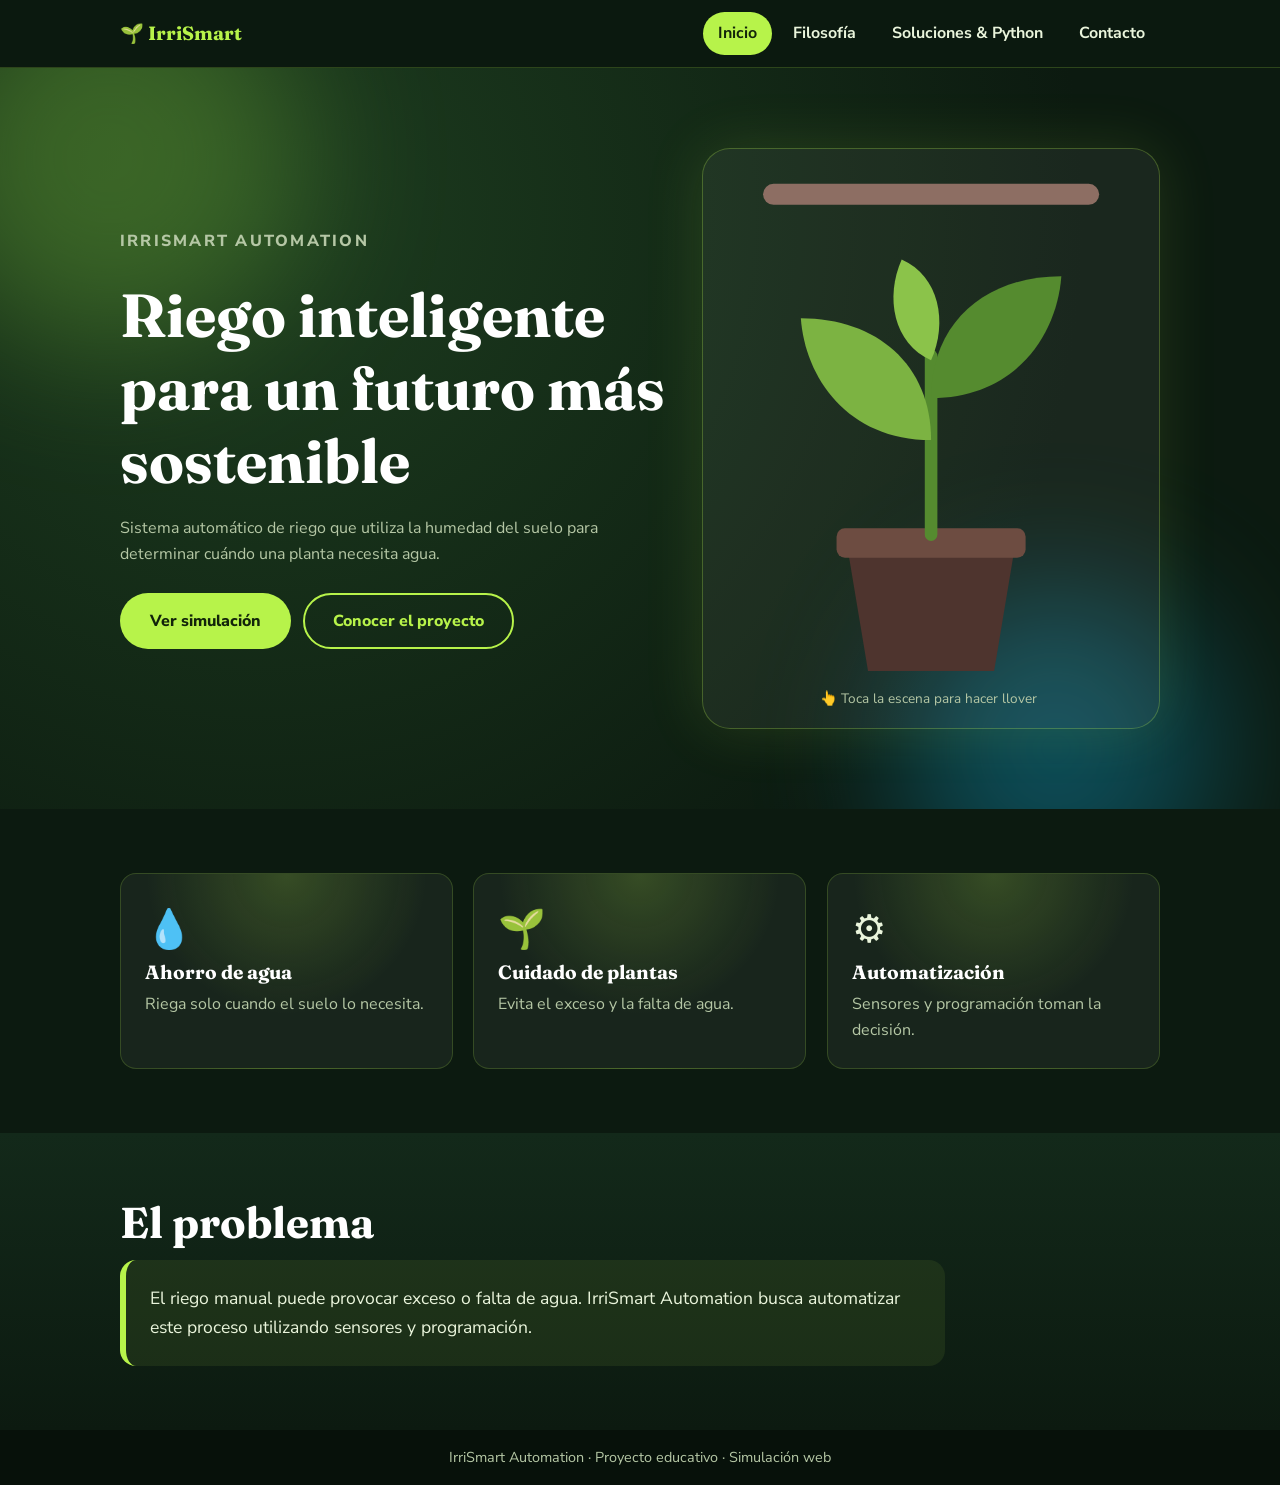
<file: index.html>
<!DOCTYPE html>
<html lang="es">
<head>
<meta charset="UTF-8">
<meta name="viewport" content="width=device-width, initial-scale=1">
<title>Regador Automático | IrriSmart Automation</title>
<meta name="description" content="Simulación educativa de un sistema automático de riego con sensor de humedad y Python.">
<link rel="preconnect" href="https://fonts.googleapis.com">
<link href="https://fonts.googleapis.com/css2?family=Fraunces:wght@600;700&family=Nunito+Sans:wght@400;600;700;800&display=swap" rel="stylesheet">
<link rel="stylesheet" href="style.css">
</head>
<body>

<!-- Símbolo SVG de la planta, reutilizado en el inicio y en el dashboard -->
<svg width="0" height="0" style="position:absolute" aria-hidden="true">
 <symbol id="planta" viewBox="0 0 200 240">
  <path d="M60 170h80l-10 60H70z" fill="#4E342E"/><rect x="55" y="162" width="90" height="14" rx="4" fill="#6D4C41"/>
  <path d="M100 165V80" stroke="#558B2F" stroke-width="6" stroke-linecap="round"/>
  <path class="hoja izq" d="M100 120C60 120 40 90 38 62c36 0 62 22 62 58z" fill="#7CB342"/>
  <path class="hoja der" d="M100 100c40 0 60-30 62-58-36 0-62 22-62 58z" fill="#558B2F"/>
  <path class="hoja" d="M100 82c-18-8-22-30-14-48 18 8 22 30 14 48z" fill="#8BC34A"/>
 </symbol>
</svg>

<header class="nav">
 <div class="wrap">
  <span class="logo">🌱 IrriSmart</span>
  <ul class="menu" role="tablist">
   <li><button data-tab="inicio">Inicio</button></li>
   <li><button data-tab="filosofia">Filosofía</button></li>
   <li><button data-tab="soluciones">Soluciones &amp; Python</button></li>
   <li><button data-tab="contacto">Contacto</button></li>
  </ul>
 </div>
</header>

<main>
<!-- ============ 1. INICIO ============ -->
<section id="inicio" class="tab">
 <div class="hero"><span class="blob b1"></span><span class="blob b2"></span><div id="burbujas"></div><div class="wrap">
  <div>
   <p class="marca">IRRISMART AUTOMATION</p>
   <h1>Riego inteligente para un futuro más sostenible</h1>
   <p>Sistema automático de riego que utiliza la humedad del suelo para determinar cuándo una planta necesita agua.</p>
   <button class="btn btn-solido" data-goto="soluciones" data-scroll="simulacion">Ver simulación</button>
   <button class="btn btn-borde" data-goto="filosofia">Conocer el proyecto</button>
  </div>
  <div class="escena" id="escenaHero" title="Haz clic para hacer llover">
   <svg viewBox="0 0 200 240" role="img" aria-label="Planta con gotas de agua">
    <rect x="20" y="8" width="160" height="10" rx="5" fill="#8D6E63"/>
    <circle class="gota" cx="70" cy="30" r="5"/><circle class="gota" cx="100" cy="30" r="5" style="animation-delay:.5s"/><circle class="gota" cx="130" cy="30" r="5" style="animation-delay:.9s"/>
    <use href="#planta" y="10"/>
   </svg>
   <p class="pista-click">👆 Toca la escena para hacer llover</p>
  </div>
 </div></div>

 <div class="bloque"><div class="wrap">
  <div class="rejilla">
   <article class="tarjeta"><div class="ico">💧</div><h3>Ahorro de agua</h3><p>Riega solo cuando el suelo lo necesita.</p></article>
   <article class="tarjeta"><div class="ico">🌱</div><h3>Cuidado de plantas</h3><p>Evita el exceso y la falta de agua.</p></article>
   <article class="tarjeta"><div class="ico">⚙️</div><h3>Automatización</h3><p>Sensores y programación toman la decisión.</p></article>
  </div>
 </div></div>

 <div class="bloque gris"><div class="wrap">
  <h2>El problema</h2>
  <p class="problema">El riego manual puede provocar exceso o falta de agua. IrriSmart Automation busca automatizar este proceso utilizando sensores y programación.</p>
 </div></div>
</section>

<!-- ============ 2. FILOSOFÍA ============ -->
<section id="filosofia" class="tab">
 <div class="bloque"><div class="wrap">
  <h2>Quiénes somos</h2>
  <div class="rejilla">
   <article class="tarjeta"><h3>🎯 Misión</h3><p>Desarrollar soluciones tecnológicas que permitan automatizar el riego de plantas, promoviendo un uso más eficiente del agua y el cuidado responsable de los recursos naturales.</p></article>
   <article class="tarjeta"><h3>🔭 Visión</h3><p>Ser un proyecto educativo que demuestre cómo la tecnología y la programación pueden utilizarse para crear soluciones sostenibles para la agricultura y el hogar.</p></article>
  </div>
  <h3 style="margin-top:2rem">Valores</h3>
  <ul class="valores"><li>Innovación</li><li>Responsabilidad</li><li>Sostenibilidad</li><li>Trabajo en equipo</li><li>Conciencia ambiental</li></ul>
 </div></div>

 <div class="bloque gris"><div class="wrap">
  <h2>Impacto sociocultural</h2>
  <p class="intro">Un sistema de riego automático puede aportar a la comunidad de varias maneras:</p>
  <div class="rejilla">
   <article class="tarjeta"><h3>Menos desperdicio</h3><p>Al regar solo cuando la humedad es baja, se evita gastar agua de más.</p></article>
   <article class="tarjeta"><h3>Cuidado más fácil</h3><p>Ayuda a mantener las plantas aunque no se pueda regar todos los días.</p></article>
   <article class="tarjeta"><h3>Automatización agrícola</h3><p>Introduce a estudiantes en ideas que también se usan en la agricultura.</p></article>
   <article class="tarjeta"><h3>Tecnología cotidiana</h3><p>Muestra cómo la programación puede resolver problemas del día a día.</p></article>
  </div>
 </div></div>

 <div class="bloque"><div class="wrap equipo">
  <h2>Nuestro equipo</h2>
  <p class="intro">Haz clic sobre un nombre o rol para editarlo.</p>
  <div class="rejilla">
   <article class="tarjeta"><div class="avatar">👩‍🔬</div><h3 contenteditable="true">Nombre Integrante 1</h3><p contenteditable="true">Rol: Programación</p></article>
   <article class="tarjeta"><div class="avatar">👨‍💻</div><h3 contenteditable="true">Nombre Integrante 2</h3><p contenteditable="true">Rol: Electrónica</p></article>
   <article class="tarjeta"><div class="avatar">🧑‍🌾</div><h3 contenteditable="true">Nombre Integrante 3</h3><p contenteditable="true">Rol: Investigación</p></article>
   <article class="tarjeta"><div class="avatar">🧑‍🎨</div><h3 contenteditable="true">Nombre Integrante 4</h3><p contenteditable="true">Rol: Diseño</p></article>
  </div>
 </div></div>
</section>

<!-- ============ 3. SOLUCIONES & PYTHON ============ -->
<section id="soluciones" class="tab">
 <div class="bloque"><div class="wrap">
  <h2>Cómo funciona</h2>
  <ol class="pasos">
   <li>El <b>sensor de humedad</b> mide la humedad del suelo.</li>
   <li><b>Python</b> recibe y procesa el valor.</li>
   <li>El sistema compara la humedad con un <b>nivel mínimo</b> (umbral).</li>
   <li>Si la humedad es demasiado baja, se <b>activa el riego</b>.</li>
   <li>Si la humedad es suficiente, la bomba <b>permanece apagada</b>.</li>
  </ol>
  <h3 style="margin:2rem 0 .8rem">Componentes</h3>
  <ul class="valores"><li>Sensor de humedad</li><li>Bomba de agua</li><li>Electroválvula</li><li>Depósito de agua</li><li>Manguera/gotero</li><li>Controlador</li><li>Planta</li></ul>
  <div class="scroll" style="margin-top:1.4rem"><table>
   <thead><tr><th>COMPONENTE</th><th>FUNCIÓN</th></tr></thead>
   <tbody>
    <tr><td>Sensor de humedad</td><td>Detecta la humedad del suelo.</td></tr>
    <tr><td>Bomba de agua</td><td>Transporta el agua hacia la planta.</td></tr>
    <tr><td>Electroválvula</td><td>Controla el paso del agua.</td></tr>
    <tr><td>Programador</td><td>Define cuándo debe funcionar el sistema.</td></tr>
    <tr><td>Controlador</td><td>Procesa los datos y controla el sistema.</td></tr>
   </tbody></table></div>
 </div></div>

 <div class="bloque gris" id="simulacion"><div class="wrap">
  <h2>Dashboard interactivo</h2>
  <div class="aviso"><b>Esto es una simulación web.</b> Los valores los mueves tú con los controles; no provienen de un sensor real. El <b>prototipo físico</b> es un montaje aparte con componentes electrónicos.</div>
  <div class="dash">
   <div class="panel">
    <p class="dato">Humedad del suelo: <strong id="valHumedad">45 %</strong></p>
    <p class="dato">Umbral de riego: <strong id="valUmbral">40 %</strong></p>
    <span id="estado" class="estado off" role="status">🔴 RIEGO DESACTIVADO</span>
    <div class="medidores">
     <svg class="gauge" viewBox="0 0 120 120" role="img" aria-label="Medidor de humedad">
      <circle class="pista" cx="60" cy="60" r="50"/>
      <circle id="anillo" class="anillo" cx="60" cy="60" r="50" transform="rotate(-90 60 60)" stroke-dasharray="314.16"/>
      <line id="marcaUmbral" x1="60" y1="2" x2="60" y2="18"/>
      <text id="gaugeTxt" x="60" y="68" text-anchor="middle">45%</text>
     </svg>
     <div class="historia"><small>Historial de humedad (línea punteada = umbral)</small>
      <svg viewBox="0 0 200 50" preserveAspectRatio="none" aria-hidden="true"><line id="lineaUmbral" x1="0" x2="200"/><polyline id="lineaHist" points=""/></svg>
     </div>
    </div>
    <div class="presets"><button class="chip" data-h="10">🏜️ Sequía</button><button class="chip" data-h="50">🌤️ Normal</button><button class="chip" data-h="90">🌧️ Lluvia</button></div>
    <label for="humedad">Humedad del suelo</label>
    <input type="range" id="humedad" min="0" max="100" value="45">
    <label for="umbral">Umbral de riego</label>
    <input type="range" id="umbral" min="0" max="100" value="40">
    <p class="reglaTxt">SI humedad &lt; umbral → activar riego<br>SI humedad &gt;= umbral → desactivar riego</p>
    <p style="margin-top:14px"><button class="btn btn-tierra" id="btnSimular">Simular riego</button></p>
   </div>
   <div class="panel simbox">
    <svg id="escenaSim" viewBox="0 0 200 240" role="img" aria-label="Planta y flujo de agua simulado">
     <rect class="tubo" x="20" y="6" width="100" height="10" rx="5"/><rect class="tubo" x="112" y="6" width="10" height="20" rx="4"/>
     <line class="agua" x1="117" y1="26" x2="117" y2="100"/>
     <circle class="gota" cx="117" cy="30" r="5"/><circle class="gota" cx="117" cy="30" r="5"/><circle class="gota" cx="117" cy="30" r="5"/>
     <g id="plantaSim"><use href="#planta" y="10"/></g>
    </svg>
   </div>
  </div>

  <h3 style="margin:2rem 0 .8rem">Programación horaria (editable)</h3>
  <div class="scroll"><table>
   <thead><tr><th>Hora</th><th>Estado</th></tr></thead>
   <tbody id="horarios">
    <tr><td><input type="time" value="07:00" aria-label="Hora 1"></td><td><input type="text" value="Riego" aria-label="Estado 1"></td></tr>
    <tr><td><input type="time" value="12:00" aria-label="Hora 2"></td><td><input type="text" value="Revisión" aria-label="Estado 2"></td></tr>
    <tr><td><input type="time" value="18:00" aria-label="Hora 3"></td><td><input type="text" value="Riego" aria-label="Estado 3"></td></tr>
   </tbody></table></div>
 </div></div>

 <div class="bloque"><div class="wrap">
  <h2>Código Python</h2>
  <p class="intro">Programación orientada a objetos: cada parte del sistema es una clase. La versión completa (con Flask) está en <code>app.py</code>.</p>
<pre><code><span class="kw">class</span> SensorHumedad:
    <span class="cm">"""Simula el sensor: devuelve la humedad (0-100 %)."""</span>
    <span class="kw">def</span> __init__(self, humedad_inicial=50):
        self.humedad = humedad_inicial
    <span class="kw">def</span> leer(self):
        <span class="kw">return</span> self.humedad

<span class="kw">class</span> ElectroValvula:
    <span class="cm">"""Deja pasar o corta el agua."""</span>
    <span class="kw">def</span> __init__(self):
        self.abierta = False
    <span class="kw">def</span> abrir(self):  self.abierta = True
    <span class="kw">def</span> cerrar(self): self.abierta = False

<span class="kw">class</span> ProgramadorHorario:
    <span class="cm">"""Guarda las horas y la acción de cada una."""</span>
    <span class="kw">def</span> __init__(self):
        self.horarios = {"07:00": "Riego", "12:00": "Revision", "18:00": "Riego"}
    <span class="kw">def</span> accion_a(self, hora):
        <span class="kw">return</span> self.horarios.get(hora, "Sin accion")

<span class="kw">class</span> SistemaRiego:
    <span class="cm">"""Controlador: compara humedad y umbral y decide."""</span>
    <span class="kw">def</span> __init__(self, sensor, valvula, programador, umbral=40):
        self.sensor, self.valvula = sensor, valvula
        self.programador, self.umbral = programador, umbral
    <span class="kw">def</span> evaluar(self):
        humedad = self.sensor.leer()
        <span class="kw">if</span> humedad &lt; self.umbral:   <span class="cm"># suelo seco</span>
            self.valvula.abrir()
        <span class="kw">else</span>:                       <span class="cm"># humedad suficiente</span>
            self.valvula.cerrar()
        <span class="kw">return</span> {"humedad": humedad, "umbral": self.umbral,
                "riego_activo": self.valvula.abierta}</code></pre>
  <div class="rejilla" style="margin-top:1.4rem">
   <article class="tarjeta"><h3>SensorHumedad</h3><p>Entrega el valor de humedad. Aquí es simulado.</p></article>
   <article class="tarjeta"><h3>ElectroValvula</h3><p>Guarda si el agua puede pasar (abierta) o no (cerrada).</p></article>
   <article class="tarjeta"><h3>ProgramadorHorario</h3><p>Define las horas de riego y revisión.</p></article>
   <article class="tarjeta"><h3>SistemaRiego</h3><p>Es el controlador: aplica la regla humedad &lt; umbral.</p></article>
  </div>
 </div></div>
</section>

<!-- ============ 4. CONTACTO ============ -->
<section id="contacto" class="tab">
 <div class="bloque"><div class="wrap">
  <h2>Contacto</h2>
  <form id="formContacto">
   <label for="nombre">Nombre</label><input id="nombre" name="nombre" required>
   <label for="correo">Correo</label><input id="correo" name="correo" type="email" required>
   <label for="mensaje">Mensaje</label><textarea id="mensaje" name="mensaje" rows="4" required></textarea>
   <button class="btn btn-solido" type="submit">Enviar mensaje</button>
   <p id="msgForm" role="status"></p>
  </form>
 </div></div>

 <div class="bloque gris"><div class="wrap">
  <h2>Preguntas frecuentes</h2>
  <details><summary>¿Qué problema busca resolver IrriSmart?</summary><p>El riego manual puede dar demasiada o muy poca agua. IrriSmart automatiza la decisión usando un sensor y programación.</p></details>
  <details><summary>¿Cómo detecta cuándo una planta necesita agua?</summary><p>Mide la humedad del suelo y la compara con un umbral mínimo. Si está por debajo, indica que hay que regar.</p></details>
  <details><summary>¿Qué función cumple el sensor?</summary><p>Detecta la humedad del suelo y entrega ese dato al controlador.</p></details>
  <details><summary>¿Qué hace Python?</summary><p>Procesa el valor del sensor, aplica la regla de comparación y decide si abrir o cerrar la electroválvula.</p></details>
  <details><summary>¿Cómo ayuda a ahorrar agua?</summary><p>Al regar solo cuando el suelo está seco, evita riegos innecesarios. La página lo muestra como simulación; no presenta mediciones reales de ahorro.</p></details>
 </div></div>

 <div class="gracias"><h2>Gracias por visitar nuestro proyecto de Feria Científica.</h2></div>
</section>
</main>

<footer>IrriSmart Automation · Proyecto educativo · Simulación web</footer>
<script src="script.js"></script>
</body>
</html>
</file>
<file: style.css>
/* IrriSmart Automation - tema "naturaleza + tecnología": bosque nocturno, lima neón, agua y tierra. */
:root{--noche:#0C1A10;--panel:#13291A;--olivo:#558B2F;--lima:#B7F34A;--agua:#38D5F5;--tierra:#4E342E;--texto:#EAF5DC;--suave:#B5C7A5;--radio:16px}
*{box-sizing:border-box;margin:0}
html{scroll-behavior:smooth}
body{font-family:"Nunito Sans",system-ui,sans-serif;color:var(--texto);background:var(--noche);line-height:1.65;padding-top:68px;overflow-x:hidden}
h1,h2,h3{font-family:"Fraunces",Georgia,serif;line-height:1.2;color:#fff}
h2{font-size:clamp(1.8rem,4.5vw,2.7rem);margin-bottom:.7rem}
h3{font-size:1.2rem;margin-bottom:.4rem}
a{color:var(--lima)}
:focus-visible{outline:3px solid var(--agua);outline-offset:2px}
.wrap{max-width:1080px;margin:auto;padding:0 20px;position:relative}
.bloque{padding:64px 0}
.gris{background:linear-gradient(180deg,var(--panel),var(--noche))}
.intro{max-width:62ch;margin-bottom:1.6rem;color:var(--suave)}

/* Navegación fija */
.nav{position:fixed;inset:0 0 auto 0;height:68px;background:#0c1a10cc;backdrop-filter:blur(12px);border-bottom:1px solid #b7f34a33;z-index:10}
.nav .wrap{display:flex;align-items:center;justify-content:space-between;height:100%}
.logo{color:var(--lima);font-family:"Fraunces",serif;font-weight:700;font-size:1.2rem}
.menu{display:flex;gap:6px;list-style:none;padding:0}
.menu button{background:none;border:0;color:var(--texto);font:inherit;font-weight:700;padding:8px 15px;border-radius:99px;cursor:pointer;transition:background .2s,color .2s}
.menu button:hover{background:#b7f34a26}
.menu button[aria-current=page]{background:var(--lima);color:#12240a}

/* Pestañas */
.tab{display:none}
.tab.activa{display:block;animation:entrada .4s ease}
@keyframes entrada{from{opacity:0}to{opacity:1}}

/* Revelado al hacer scroll (usa translate para no chocar con el efecto 3D) */
.rev{opacity:0;translate:0 26px;transition:opacity .6s var(--d,0s),translate .6s var(--d,0s)}
.rev.vis{opacity:1;translate:0 0}

/* Botones */
.btn,.chip{position:relative;overflow:hidden;border:2px solid transparent;border-radius:99px;font:inherit;font-weight:800;cursor:pointer;transition:transform .2s,box-shadow .2s}
.btn{padding:13px 28px}
.btn:hover{transform:translateY(-3px) scale(1.03);box-shadow:0 8px 24px #b7f34a55}
.btn:disabled{opacity:.6;cursor:wait;transform:none}
.btn-solido{background:var(--lima);color:#12240a}
.btn-borde{background:transparent;border-color:var(--lima);color:var(--lima)}
.btn-tierra{background:linear-gradient(135deg,var(--agua),#6EE7B7);color:#062a33}
.onda{position:absolute;width:10px;height:10px;margin:-5px;border-radius:50%;background:#ffffff99;animation:onda .6s ease-out forwards;pointer-events:none}
@keyframes onda{to{transform:scale(28);opacity:0}}

/* Hero */
.hero{position:relative;overflow:hidden;background:radial-gradient(circle at 20% 20%,#1d3d1f,var(--noche) 70%);padding:80px 0}
.blob{position:absolute;border-radius:50%;filter:blur(70px);opacity:.55;transition:translate .4s ease-out}
.b1{width:380px;height:380px;background:var(--olivo);top:-100px;left:-80px}
.b2{width:320px;height:320px;background:#0E7490;bottom:-100px;right:5%}
#burbujas span{position:absolute;bottom:-30px;border-radius:50%;border:1px solid #38d5f588;background:#38d5f51f;animation:sube linear infinite}
@keyframes sube{to{transform:translateY(-110vh)}}
.hero .wrap{display:grid;grid-template-columns:1.2fr 1fr;gap:32px;align-items:center}
.marca{font-weight:800;letter-spacing:.14em;color:var(--lima);margin-bottom:.6rem}
.hero h1{font-size:clamp(2.2rem,5.5vw,3.8rem);margin-bottom:1rem}
.hero p{max-width:52ch;margin-bottom:1.6rem;color:var(--suave)}
.hero .btn+.btn{margin-left:8px}
.escena{position:relative;background:#ffffff0f;border:1px solid #b7f34a44;border-radius:28px;padding:18px;cursor:pointer;box-shadow:0 0 60px #b7f34a22;overflow:hidden}
.escena>svg{animation:flota 5s ease-in-out infinite}
@keyframes flota{50%{transform:translateY(-8px)}}
.hero .escena p.pista-click{margin:8px 0 0;text-align:center;font-size:.85rem;color:var(--suave)}
.salpica{position:absolute;width:8px;height:12px;border-radius:50% 50% 50% 50%/60% 60% 40% 40%;background:var(--agua);pointer-events:none}

/* Tarjetas: inclinación 3D + brillo que sigue al cursor */
.rejilla{display:grid;grid-template-columns:repeat(auto-fit,minmax(230px,1fr));gap:20px}
.tarjeta{background:radial-gradient(circle at var(--mx,50%) var(--my,0%),#b7f34a30,transparent 55%),#ffffff0d;border:1px solid #b7f34a2e;border-radius:var(--radio);padding:24px;transform:perspective(700px) rotateX(var(--rx,0deg)) rotateY(var(--ry,0deg));transition:transform .15s,box-shadow .3s,border-color .3s,opacity .6s var(--d,0s),translate .6s var(--d,0s)}
.tarjeta:hover{border-color:var(--lima);box-shadow:0 14px 34px #00000066,0 0 24px #b7f34a33}
.tarjeta .ico{font-size:2.4rem;display:inline-block;transition:transform .3s}
.tarjeta:hover .ico{transform:scale(1.3) rotate(-8deg)}
.tarjeta p{color:var(--suave)}
.problema{background:#b7f34a14;border-left:6px solid var(--lima);border-radius:var(--radio);padding:24px;max-width:75ch;font-size:1.1rem}
.valores{display:flex;flex-wrap:wrap;gap:10px;list-style:none;padding:0}
.valores li{border:1px solid var(--lima);color:var(--lima);border-radius:99px;padding:8px 18px;font-weight:700;transition:background .2s,color .2s,transform .2s}
.valores li:hover{background:var(--lima);color:#12240a;transform:translateY(-3px)}
.equipo .tarjeta{text-align:center}
.avatar{width:70px;height:70px;border-radius:50%;background:#b7f34a22;display:grid;place-items:center;font-size:2rem;margin:0 auto 10px}
[contenteditable]{border-bottom:1px dashed #b7f34a88;outline-offset:3px}

/* Pasos y tablas */
.pasos{list-style:none;padding:0;display:grid;gap:12px;counter-reset:p}
.pasos li{counter-increment:p;background:#ffffff0d;border:1px solid #b7f34a2e;border-radius:var(--radio);padding:15px 18px 15px 64px;position:relative;transition:transform .25s,border-color .25s}
.pasos li:hover{transform:translateX(8px);border-color:var(--lima)}
.pasos li::before{content:counter(p);position:absolute;left:16px;top:12px;width:34px;height:34px;border-radius:50%;background:var(--lima);color:#12240a;display:grid;place-items:center;font-weight:800}
.scroll{overflow-x:auto}
table{width:100%;border-collapse:collapse;background:#ffffff0a;border-radius:var(--radio);overflow:hidden}
th{background:var(--olivo);color:#fff;text-align:left}
th,td{padding:12px 16px;border-bottom:1px solid #b7f34a22}
tbody tr{transition:background .2s}
tbody tr:hover{background:#b7f34a1a}
td input{font:inherit;color:var(--texto);border:1px solid #b7f34a55;border-radius:8px;padding:4px 8px;background:#0c1a10}

/* Dashboard */
.aviso{background:#ffd66622;border:1px solid #ffd66688;border-radius:var(--radio);padding:14px 18px;margin:1rem 0 1.6rem}
.dash{display:grid;grid-template-columns:1fr 1fr;gap:22px}
.panel{background:#ffffff0d;border:1px solid #b7f34a33;border-radius:var(--radio);padding:22px}
.dato{font-size:1.1rem;margin-bottom:6px;color:var(--suave)}
.dato strong{font-size:1.8rem;font-family:"Fraunces",serif;color:#fff}
.estado{display:inline-block;margin:10px 0 14px;padding:9px 20px;border-radius:99px;font-weight:800;color:#fff}
.estado.on{background:#2E7D32;animation:pulso 1.2s infinite}
.estado.off{background:#B71C1C}
@keyframes pulso{0%{box-shadow:0 0 0 0 #4ade8099}100%{box-shadow:0 0 0 16px #4ade8000}}
.medidores{display:flex;gap:14px;align-items:center;margin-bottom:10px}
.gauge{width:110px;flex:none}
.gauge .pista{fill:none;stroke:#ffffff22;stroke-width:10}
.gauge .anillo{fill:none;stroke:var(--agua);stroke-width:10;stroke-linecap:round;transition:stroke-dashoffset .4s,stroke .3s}
.gauge .anillo.seco{stroke:#FB923C}
.gauge #marcaUmbral{stroke:var(--lima);stroke-width:4;stroke-linecap:round;transform-origin:60px 60px}
.gauge text{fill:#fff;font:700 24px "Fraunces",serif}
.historia{flex:1;min-width:0}.historia small{color:var(--suave);font-size:.75rem}
.historia svg{width:100%;height:56px;background:#0c1a10;border-radius:8px}
#lineaHist{fill:none;stroke:var(--agua);stroke-width:2;vector-effect:non-scaling-stroke}
#lineaUmbral{stroke:var(--lima);stroke-width:1.5;stroke-dasharray:4 3;vector-effect:non-scaling-stroke}
.presets{display:flex;gap:8px;flex-wrap:wrap;margin-bottom:6px}
.chip{background:#ffffff14;border:1px solid #b7f34a55;color:var(--texto);padding:7px 14px}
.chip:hover{background:var(--lima);color:#12240a;transform:translateY(-2px)}
label{display:block;font-weight:700;margin-top:12px}
input[type=range]{width:100%;accent-color:var(--lima)}
.reglaTxt{font-family:ui-monospace,Consolas,monospace;background:#0c1a10;padding:10px;border-radius:10px;margin-top:14px;font-size:.9rem;color:var(--lima)}
.simbox{background:radial-gradient(circle at 50% 30%,#164e3a,#0c1a10);display:flex;justify-content:center;align-items:center}
.simbox svg{width:100%;max-width:320px}
#plantaSim{transform-origin:100px 230px;transition:transform .6s}
.hoja{transform-box:fill-box;transform-origin:bottom center;transition:transform .8s,fill .8s}
.seca .hoja{fill:#A1887F}
.seca .hoja.izq{transform:rotate(-22deg)}
.seca .hoja.der{transform:rotate(22deg)}
.gota{fill:#38D5F5;opacity:0}
.flujo .gota{animation:caer 1s infinite}
.flujo .gota:nth-of-type(2){animation-delay:.33s}
.flujo .gota:nth-of-type(3){animation-delay:.66s}
.hero .gota{animation:caer 1.4s infinite}
@keyframes caer{0%{transform:translateY(0);opacity:1}100%{transform:translateY(70px);opacity:0}}
.tubo{fill:#8D6E63}.agua{stroke:#38D5F5;stroke-width:4;opacity:0;transition:opacity .3s}
.flujo .agua{opacity:1}

/* Código */
pre{background:#07110a;border:1px solid #b7f34a33;color:#f1e9e2;padding:18px;border-radius:var(--radio);overflow-x:auto;font-size:.85rem;line-height:1.5}
.kw{color:var(--lima)}.cm{color:#7f9a86}

/* FAQ y formulario */
details{background:#ffffff0d;border:1px solid #b7f34a2e;border-radius:var(--radio);padding:14px 18px;margin-bottom:10px;transition:border-color .2s}
details[open]{border-color:var(--lima)}
summary{cursor:pointer;font-weight:700}
details p{margin-top:8px;color:var(--suave)}
form{display:grid;gap:4px;max-width:520px}
form input,form textarea{font:inherit;color:var(--texto);padding:11px;border:1px solid #b7f34a55;border-radius:10px;width:100%;background:#0c1a10}
form input:focus,form textarea:focus{border-color:var(--lima);box-shadow:0 0 0 3px #b7f34a33;outline:0}
form .btn{margin-top:14px;justify-self:start}
#msgForm{margin-top:10px;font-weight:700;color:var(--lima)}
.gracias{background:linear-gradient(135deg,var(--lima),var(--agua));color:#0c1a10;text-align:center;padding:48px 20px}
.gracias h2{color:#0c1a10}
footer{background:#07110a;color:var(--suave);text-align:center;padding:16px;font-size:.9rem}

@media(max-width:800px){
 .hero .wrap,.dash{grid-template-columns:1fr}
 .logo{display:none}.nav .wrap{justify-content:center}.menu{gap:2px}.menu button{padding:6px 7px;font-size:.72rem}
 body{padding-top:64px}.nav{height:64px}
 .medidores{flex-direction:column;align-items:stretch}.gauge{margin:auto}
}
@media(prefers-reduced-motion:reduce){*{animation:none!important;transition:none!important}}
</file>
